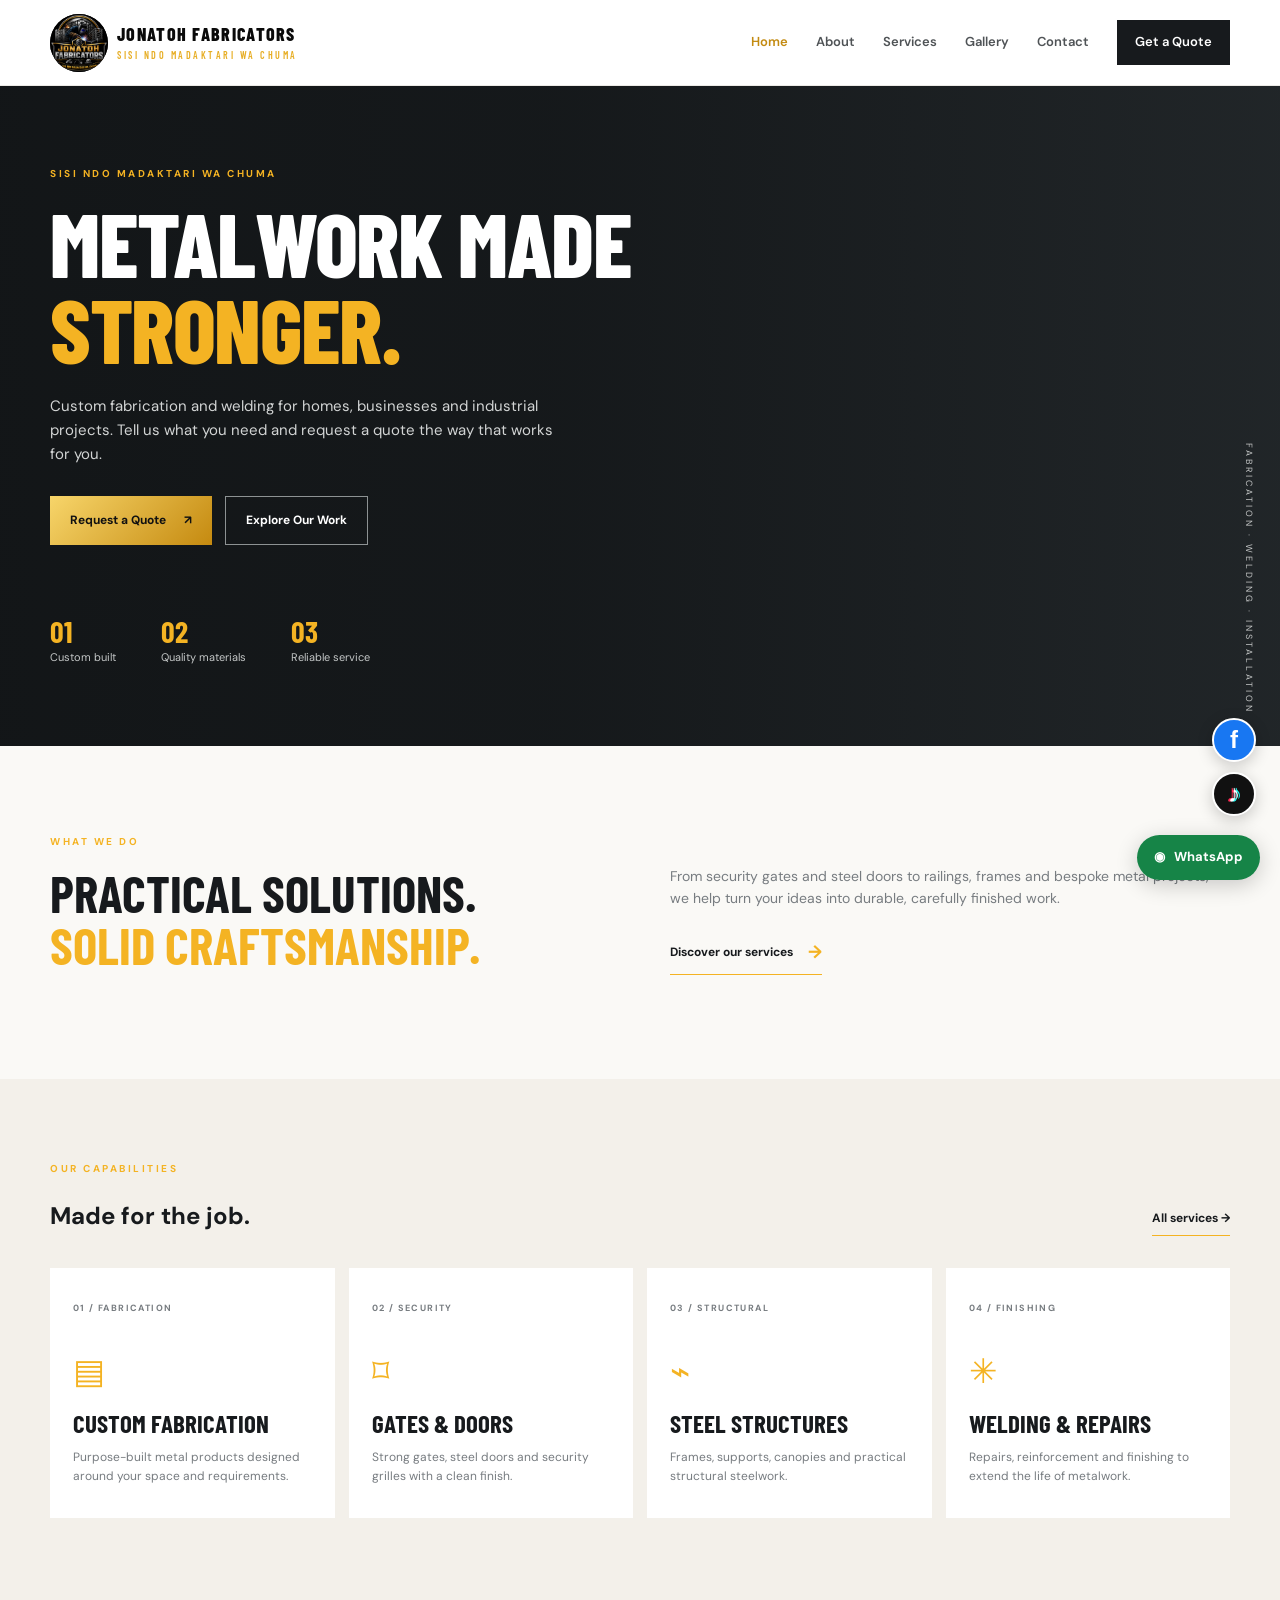
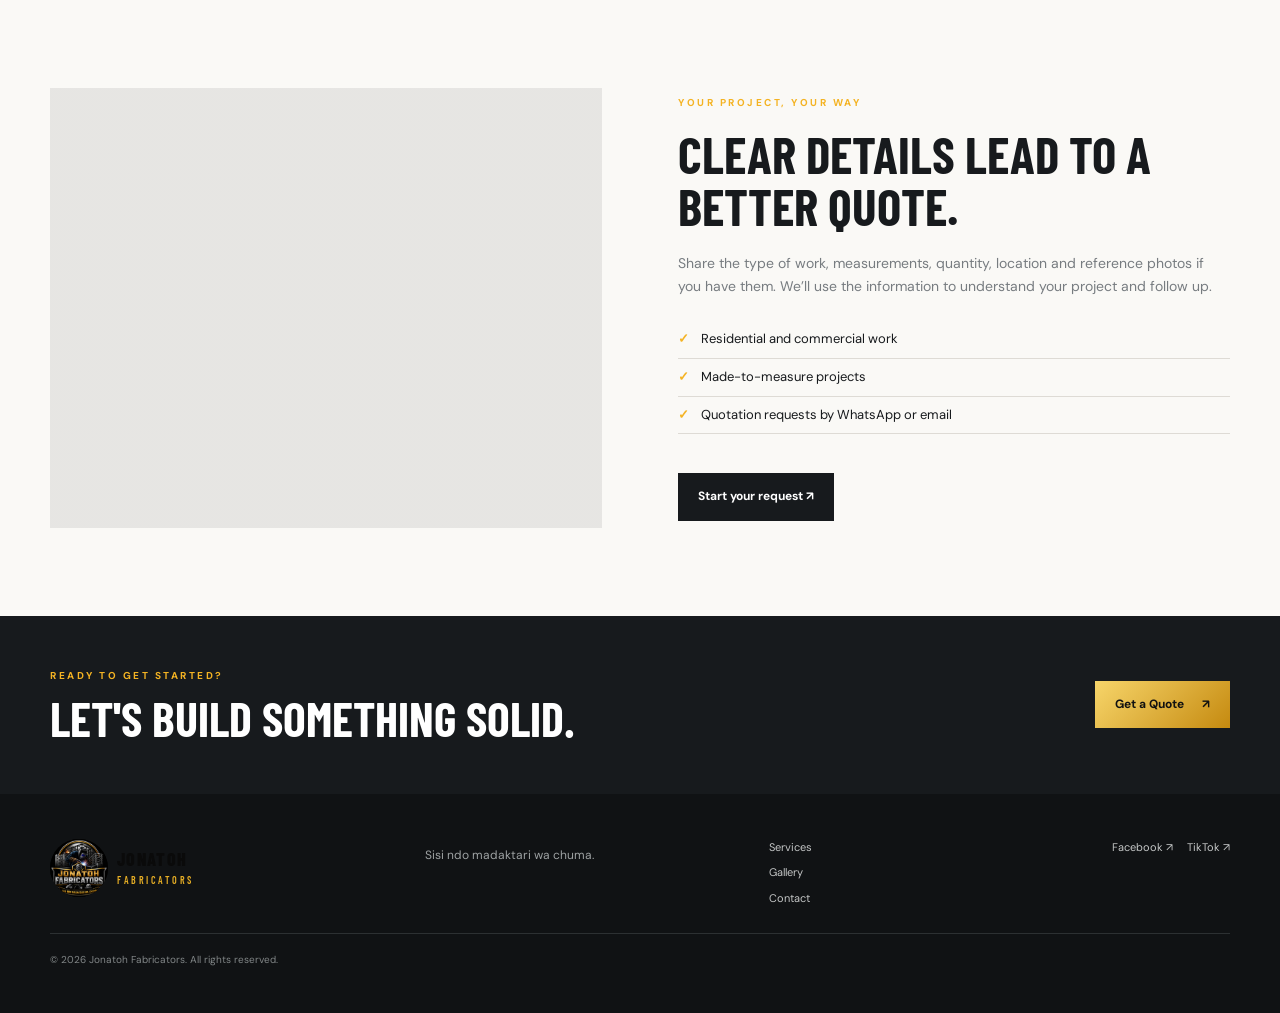
<file: index.html>
<!doctype html>
<html lang="en">
<head>
  <meta charset="utf-8">
  <meta name="viewport" content="width=device-width, initial-scale=1">
  <title>Jonatoh Fabricators | Custom Metal Fabrication</title>
  <meta name="description" content="Custom metal fabrication, steel gates, railings, structural steel and welding services. Request a project quotation by WhatsApp or email.">
  <meta name="theme-color" content="#171a1d">
  <link rel="canonical" href="https://www.example.com/">
  <link rel="stylesheet" href="css/style.css">
  <script type="application/ld+json">
  {"@context":"https://schema.org","@type":"MetalConstructionBusiness","name":"Jonatoh Fabricators","url":"https://www.example.com","telephone":"+254799069642","email":"info@example.com","description":"Custom metal fabrication and welding services."}
  </script>
</head>
<body>
<header class="site-header">
  <a class="brand" href="index.html"><img class="brand-logo" src="images/jonatoh-logo.jpeg" alt="Jonatoh Fabricators logo"><span class="brand-wordmark">JONATOH FABRICATORS<small>SISI NDO MADAKTARI WA CHUMA</small></span></a>
  <button class="menu-toggle" aria-label="Toggle navigation" aria-expanded="false">☰</button>
  <nav class="nav">
    <a class="active" href="index.html">Home</a><a href="about.html">About</a><a href="services.html">Services</a><a href="projects.html">Gallery</a><a href="contact.html">Contact</a>
    <a class="nav-cta" href="contact.html#quote">Get a Quote</a>
  </nav>
</header>
<main>
<section class="hero">
  <div class="hero-shade"></div>
  <div class="hero-content container">
    <p class="eyebrow">SISI NDO MADAKTARI WA CHUMA</p>
    <h1>Metalwork made<br><em>stronger.</em></h1>
    <p class="hero-copy">Custom fabrication and welding for homes, businesses and industrial projects. Tell us what you need and request a quote the way that works for you.</p>
    <div class="hero-actions"><a class="button button-orange" href="contact.html#quote">Request a Quote <span>↗</span></a><a class="button button-outline" href="projects.html">Explore Our Work</a></div>
    <div class="hero-stats"><div><strong>01</strong><span>Custom built</span></div><div><strong>02</strong><span>Quality materials</span></div><div><strong>03</strong><span>Reliable service</span></div></div>
  </div>
  <div class="hero-label">FABRICATION · WELDING · INSTALLATION</div>
</section>
<section class="section container intro-grid">
  <div><p class="eyebrow">WHAT WE DO</p><h2>Practical solutions.<br><em>Solid craftsmanship.</em></h2></div>
  <div><p class="muted">From security gates and steel doors to railings, frames and bespoke metal projects, we help turn your ideas into durable, carefully finished work.</p><a class="text-link" href="services.html">Discover our services <span>→</span></a></div>
</section>
<section class="services-band"><div class="container"><div class="section-heading"><div><p class="eyebrow">OUR CAPABILITIES</p><h2>Made for the job.</h2></div><a class="text-link" href="services.html">All services →</a></div>
<div class="service-cards">
  <article class="service-card"><span class="service-number">01 / FABRICATION</span><div class="service-icon">▤</div><h3>Custom Fabrication</h3><p>Purpose-built metal products designed around your space and requirements.</p></article>
  <article class="service-card"><span class="service-number">02 / SECURITY</span><div class="service-icon">⌑</div><h3>Gates & Doors</h3><p>Strong gates, steel doors and security grilles with a clean finish.</p></article>
  <article class="service-card"><span class="service-number">03 / STRUCTURAL</span><div class="service-icon">⌁</div><h3>Steel Structures</h3><p>Frames, supports, canopies and practical structural steelwork.</p></article>
  <article class="service-card"><span class="service-number">04 / FINISHING</span><div class="service-icon">✳</div><h3>Welding & Repairs</h3><p>Repairs, reinforcement and finishing to extend the life of metalwork.</p></article>
</div></div></section>
<section class="section container split-feature"><div class="feature-photo" role="img" aria-label="Metal fabrication workshop"></div><div class="feature-copy"><p class="eyebrow">YOUR PROJECT, YOUR WAY</p><h2>Clear details lead to a better quote.</h2><p class="muted">Share the type of work, measurements, quantity, location and reference photos if you have them. We’ll use the information to understand your project and follow up.</p><ul class="check-list"><li>Residential and commercial work</li><li>Made-to-measure projects</li><li>Quotation requests by WhatsApp or email</li></ul><a class="button button-dark" href="contact.html#quote">Start your request ↗</a></div></section>
<section class="quote-strip"><div class="container quote-strip-inner"><div><p class="eyebrow">READY TO GET STARTED?</p><h2>Let's build something solid.</h2></div><a class="button button-orange" href="contact.html#quote">Get a Quote <span>↗</span></a></div></section>
</main>
<footer class="footer"><div class="container footer-grid"><a class="brand brand-light" href="index.html"><img class="brand-logo" src="images/jonatoh-logo.jpeg" alt="Jonatoh Fabricators logo"><span class="brand-wordmark">JONATOH<small>FABRICATORS</small></span></a><p>Sisi ndo madaktari wa chuma.</p><div class="footer-links"><a href="services.html">Services</a><a href="projects.html">Gallery</a><a href="contact.html">Contact</a></div><div class="social-links"><a data-social="facebook" href="#" aria-label="Facebook">Facebook ↗</a><a data-social="tiktok" href="#" aria-label="TikTok">TikTok ↗</a></div><small class="copyright">© <span id="year"></span> Jonatoh Fabricators. All rights reserved.</small></div></footer>
<div class="floating-socials" aria-label="Follow Jonatoh Fabricators"><a class="floating-social floating-facebook" data-social="facebook" href="#" aria-label="Facebook">f</a><a class="floating-social floating-tiktok" data-social="tiktok" href="#" aria-label="TikTok">♪</a></div><a class="floating-whatsapp" data-whatsapp-link href="#" target="_blank" rel="noopener" aria-label="Contact us on WhatsApp">◉ <span>WhatsApp</span></a>
<script src="js/config.js"></script><script src="js/script.js"></script>
</body></html>
</file>
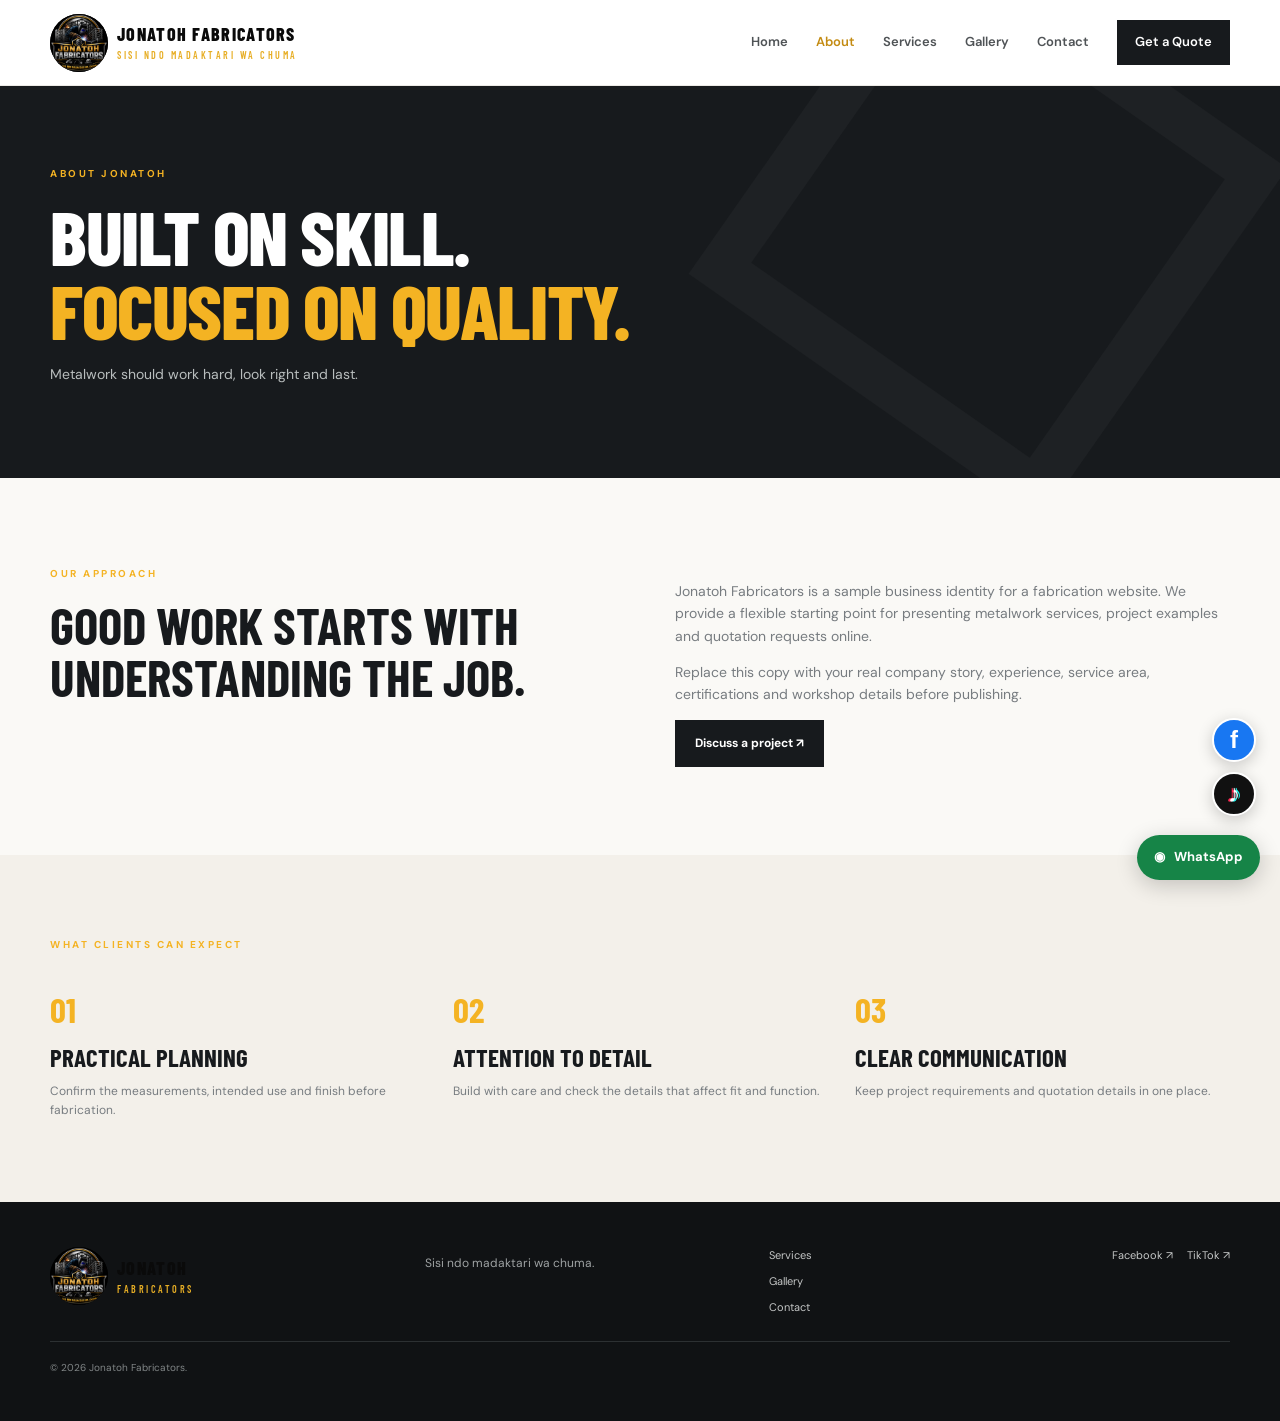
<file: about.html>
<!doctype html>
<html lang="en">
    <head>
        <meta charset="utf-8">
        <meta name="viewport" content="width=device-width, initial-scale=1">
        <title>About Us | Jonatoh Fabricators</title>
        <meta name="description" content="Learn about Jonatoh Fabricators and our approach to custom fabrication.">
        <link rel="stylesheet" href="css/style.css">
    </head>
<body>
    <header class="site-header">
        <a class="brand" href="index.html">
            <img class="brand-logo" src="images/jonatoh-logo.jpeg" alt="Jonatoh Fabricators logo">
            <span class="brand-wordmark">JONATOH FABRICATORS<small>SISI NDO MADAKTARI WA CHUMA</small></span>
        </a><button class="menu-toggle" aria-label="Toggle navigation" aria-expanded="false">☰</button><nav class="nav"><a href="index.html">Home</a><a class="active" href="about.html">About</a><a href="services.html">Services</a><a href="projects.html">Gallery</a><a href="contact.html">Contact</a><a class="nav-cta" href="contact.html#quote">Get a Quote</a></nav></header>
<main><section class="page-hero"><div class="container"><p class="eyebrow">ABOUT JONATOH</p><h1>Built on skill.<br><em>Focused on quality.</em></h1><p>Metalwork should work hard, look right and last.</p></div></section><section class="section container two-col"><div><p class="eyebrow">OUR APPROACH</p><h2>Good work starts with understanding the job.</h2></div><div><p class="muted">Jonatoh Fabricators is a sample business identity for a fabrication website. We provide a flexible starting point for presenting metalwork services, project examples and quotation requests online.</p><p class="muted">Replace this copy with your real company story, experience, service area, certifications and workshop details before publishing.</p><a class="button button-dark" href="contact.html#quote">Discuss a project ↗</a></div></section><section class="services-band"><div class="container"><p class="eyebrow">WHAT CLIENTS CAN EXPECT</p><div class="value-grid"><div><strong>01</strong><h3>Practical planning</h3><p>Confirm the measurements, intended use and finish before fabrication.</p></div><div><strong>02</strong><h3>Attention to detail</h3><p>Build with care and check the details that affect fit and function.</p></div><div><strong>03</strong><h3>Clear communication</h3><p>Keep project requirements and quotation details in one place.</p></div></div></div></section></main>
<footer class="footer"><div class="container footer-grid"><a class="brand brand-light" href="index.html"><img class="brand-logo" src="images/jonatoh-logo.jpeg" alt="Jonatoh Fabricators logo"><span class="brand-wordmark">JONATOH<small>FABRICATORS</small></span></a><p>Sisi ndo madaktari wa chuma.</p><div class="footer-links"><a href="services.html">Services</a><a href="projects.html">Gallery</a><a href="contact.html">Contact</a></div><div class="social-links"><a data-social="facebook" href="#">Facebook ↗</a><a data-social="tiktok" href="#">TikTok ↗</a></div><small class="copyright">© <span id="year"></span> Jonatoh Fabricators.</small></div></footer><div class="floating-socials" aria-label="Follow Jonatoh Fabricators"><a class="floating-social floating-facebook" data-social="facebook" href="#" aria-label="Facebook">f</a><a class="floating-social floating-tiktok" data-social="tiktok" href="#" aria-label="TikTok">♪</a></div><a class="floating-whatsapp" data-whatsapp-link href="#" target="_blank" rel="noopener">◉ <span>WhatsApp</span></a><script src="js/config.js"></script><script src="js/script.js"></script></body></html>
</file>
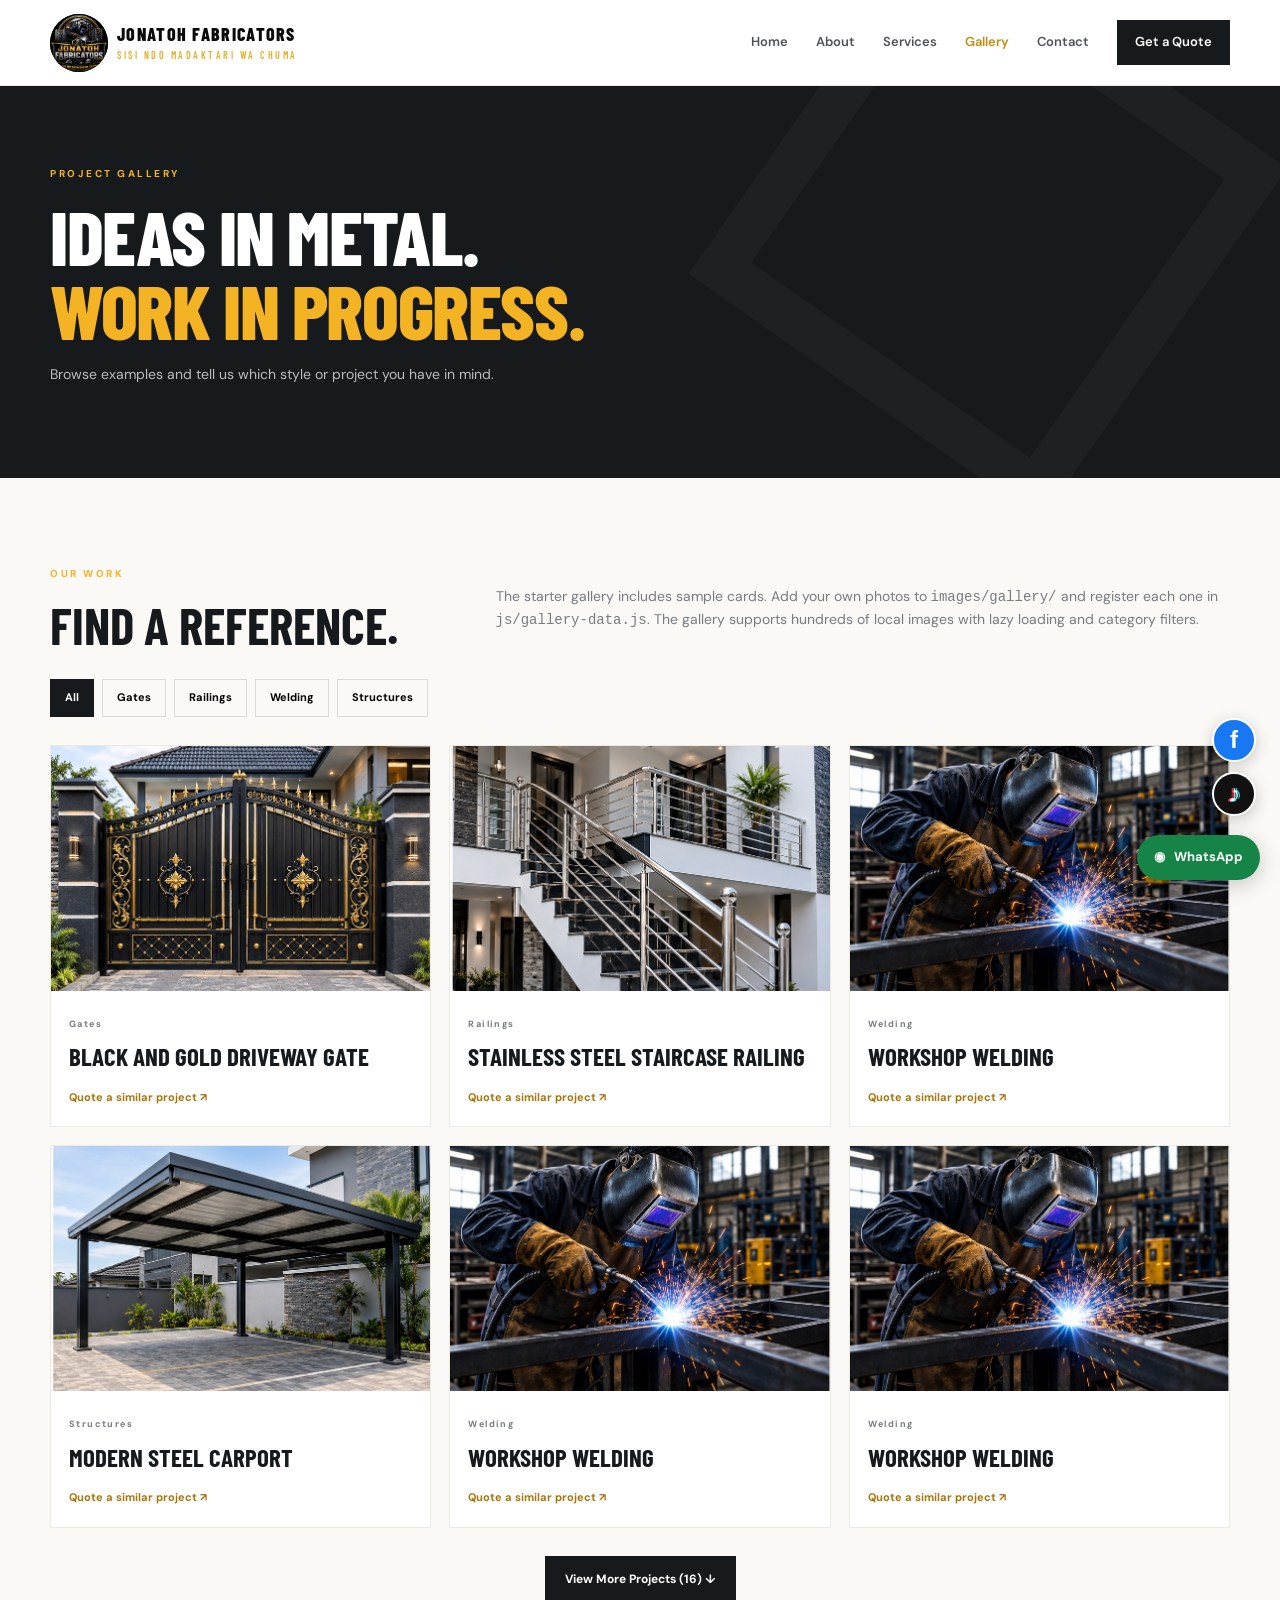
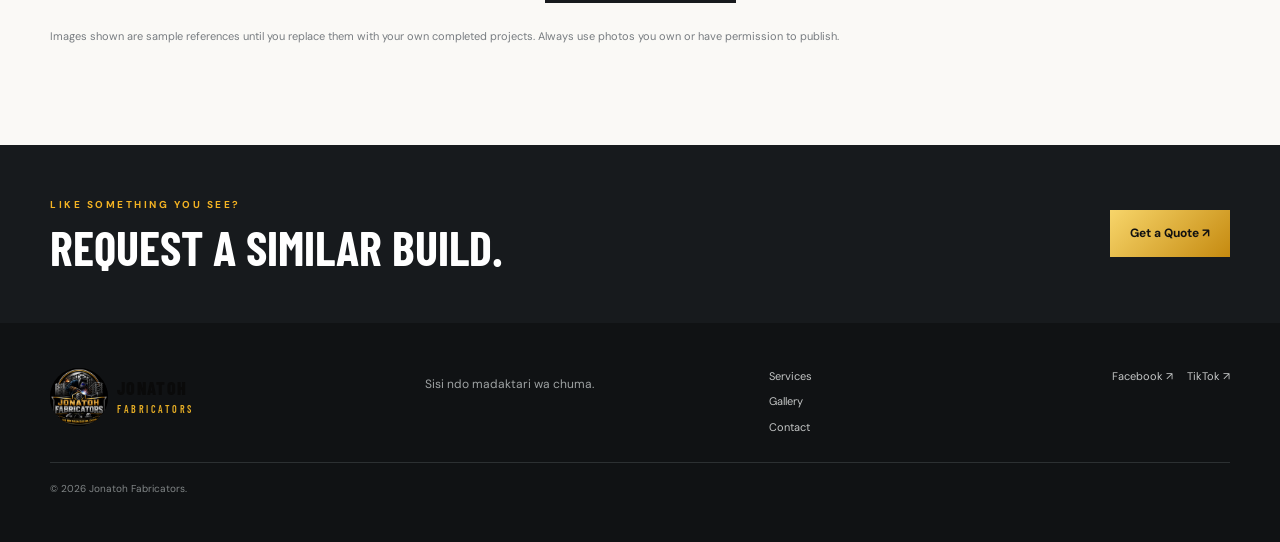
<file: projects.html>
<!doctype html>
<html lang="en">
    <head>
        <meta charset="utf-8">
        <meta name="viewport" content="width=device-width, initial-scale=1">
        <title>Project Gallery | Jonatoh Fabricators</title>
        <meta name="description" content="Browse metal fabrication project photos and request a quote for similar work.">
        <link rel="stylesheet" href="css/style.css">
    </head>
<body>
    <header class="site-header"><a class="brand" href="index.html">
        <img class="brand-logo" src="images/jonatoh-logo.jpeg" alt="Jonatoh Fabricators logo">
                    <span class="brand-wordmark">JONATOH FABRICATORS<small>SISI NDO MADAKTARI WA CHUMA</small></span>
</a><button class="menu-toggle" aria-label="Toggle navigation" aria-expanded="false">☰</button>
<nav class="nav"><a href="index.html">Home</a><a href="about.html">About</a><a href="services.html">Services</a><a class="active" href="projects.html">Gallery</a><a href="contact.html">Contact</a><a class="nav-cta" href="contact.html#quote">Get a Quote</a></nav></header>
<main><section class="page-hero"><div class="container"><p class="eyebrow">PROJECT GALLERY</p><h1>Ideas in metal.<br><em>Work in progress.</em></h1><p>Browse examples and tell us which style or project you have in mind.</p></div></section><section class="section container"><div class="gallery-intro"><div><p class="eyebrow">OUR WORK</p><h2>Find a reference.</h2></div><p class="muted">The starter gallery includes sample cards. Add your own photos to <code>images/gallery/</code> and register each one in <code>js/gallery-data.js</code>. The gallery supports hundreds of local images with lazy loading and category filters.</p></div><div id="gallery-filters" class="gallery-filters" aria-label="Filter gallery"></div><div id="gallery-grid" class="gallery-grid"><p class="muted">Loading project gallery…</p></div><div class="gallery-more-wrap"><button id="gallery-load-more" class="button button-dark" type="button" hidden>View More Projects</button></div><p class="gallery-note">Images shown are sample references until you replace them with your own completed projects. Always use photos you own or have permission to publish.</p></section><section class="quote-strip"><div class="container quote-strip-inner"><div><p class="eyebrow">LIKE SOMETHING YOU SEE?</p><h2>Request a similar build.</h2></div><a class="button button-orange" href="contact.html#quote">Get a Quote ↗</a></div></section></main>
<footer class="footer"><div class="container footer-grid"><a class="brand brand-light" href="index.html"><img class="brand-logo" src="images/jonatoh-logo.jpeg" alt="Jonatoh Fabricators logo"><span class="brand-wordmark">JONATOH<small>FABRICATORS</small></span></a><p>Sisi ndo madaktari wa chuma.</p><div class="footer-links"><a href="services.html">Services</a><a href="projects.html">Gallery</a><a href="contact.html">Contact</a></div><div class="social-links"><a data-social="facebook" href="#">Facebook ↗</a><a data-social="tiktok" href="#">TikTok ↗</a></div><small class="copyright">© <span id="year"></span> Jonatoh Fabricators.</small></div></footer><div class="floating-socials" aria-label="Follow Jonatoh Fabricators"><a class="floating-social floating-facebook" data-social="facebook" href="#" aria-label="Facebook">f</a><a class="floating-social floating-tiktok" data-social="tiktok" href="#" aria-label="TikTok">♪</a></div><a class="floating-whatsapp" data-whatsapp-link href="#" target="_blank" rel="noopener">◉ <span>WhatsApp</span></a><script src="js/config.js"></script><script src="js/gallery-data.js"></script><script src="js/script.js"></script></body></html>
</file>
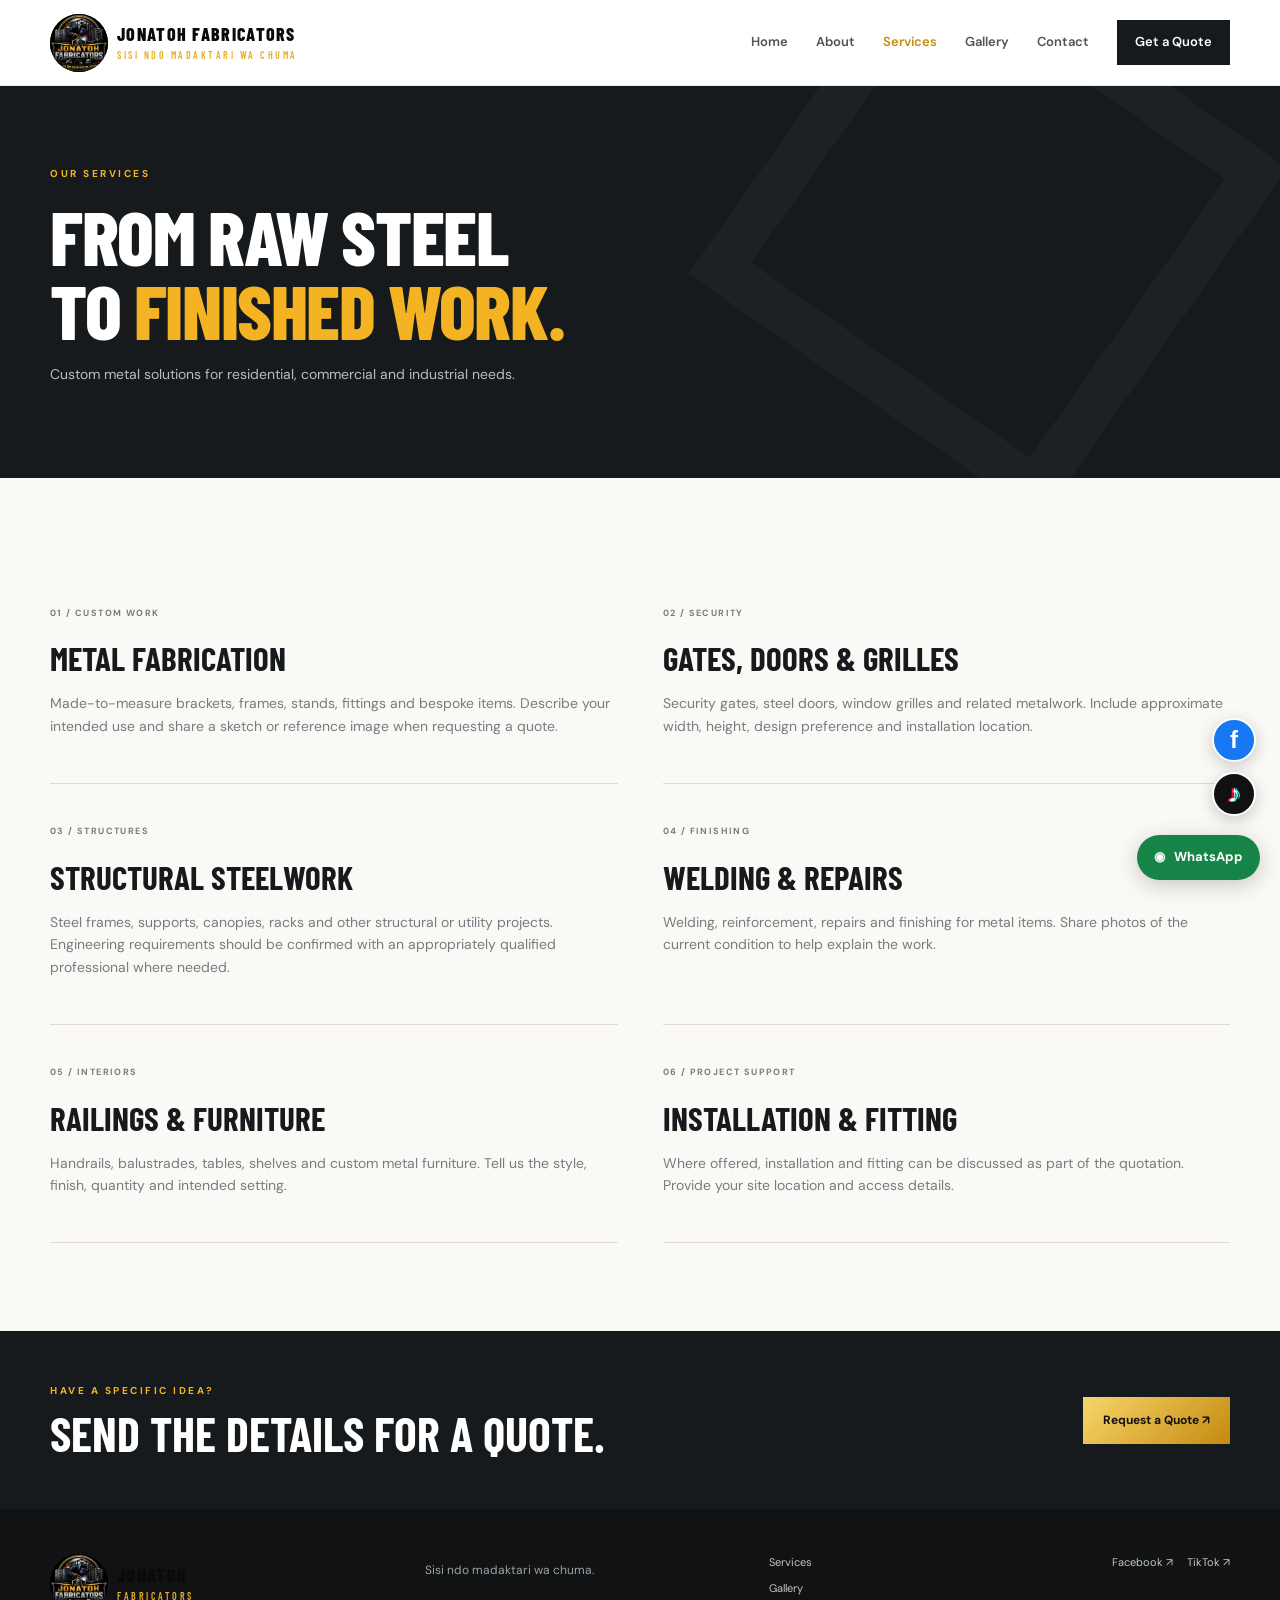
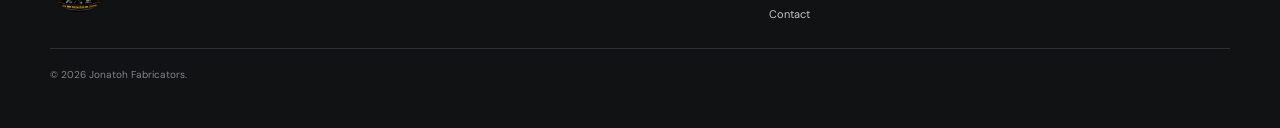
<file: services.html>
<!doctype html>
<html lang="en"><head><meta charset="utf-8"><meta name="viewport" content="width=device-width, initial-scale=1"><title>Services | Jonatoh Fabricators</title><meta name="description" content="Custom fabrication, gates, doors, railings, structural steelwork and welding repairs."><link rel="stylesheet" href="css/style.css"></head>
<body><header class="site-header"><a class="brand" href="index.html"><img class="brand-logo" src="images/jonatoh-logo.jpeg" alt="Jonatoh Fabricators logo"><span class="brand-wordmark">JONATOH FABRICATORS<small>SISI NDO MADAKTARI WA CHUMA</small></span></a><button class="menu-toggle" aria-label="Toggle navigation" aria-expanded="false">☰</button><nav class="nav"><a href="index.html">Home</a><a href="about.html">About</a><a class="active" href="services.html">Services</a><a href="projects.html">Gallery</a><a href="contact.html">Contact</a><a class="nav-cta" href="contact.html#quote">Get a Quote</a></nav></header>
<main><section class="page-hero"><div class="container"><p class="eyebrow">OUR SERVICES</p><h1>From raw steel<br>to <em>finished work.</em></h1><p>Custom metal solutions for residential, commercial and industrial needs.</p></div></section><section class="section container"><div class="service-detail-grid">
<article><span class="service-number">01 / CUSTOM WORK</span><h2>Metal Fabrication</h2><p class="muted">Made-to-measure brackets, frames, stands, fittings and bespoke items. Describe your intended use and share a sketch or reference image when requesting a quote.</p></article>
<article><span class="service-number">02 / SECURITY</span><h2>Gates, Doors & Grilles</h2><p class="muted">Security gates, steel doors, window grilles and related metalwork. Include approximate width, height, design preference and installation location.</p></article>
<article><span class="service-number">03 / STRUCTURES</span><h2>Structural Steelwork</h2><p class="muted">Steel frames, supports, canopies, racks and other structural or utility projects. Engineering requirements should be confirmed with an appropriately qualified professional where needed.</p></article>
<article><span class="service-number">04 / FINISHING</span><h2>Welding & Repairs</h2><p class="muted">Welding, reinforcement, repairs and finishing for metal items. Share photos of the current condition to help explain the work.</p></article>
<article><span class="service-number">05 / INTERIORS</span><h2>Railings & Furniture</h2><p class="muted">Handrails, balustrades, tables, shelves and custom metal furniture. Tell us the style, finish, quantity and intended setting.</p></article>
<article><span class="service-number">06 / PROJECT SUPPORT</span><h2>Installation & Fitting</h2><p class="muted">Where offered, installation and fitting can be discussed as part of the quotation. Provide your site location and access details.</p></article>
</div></section><section class="quote-strip"><div class="container quote-strip-inner"><div><p class="eyebrow">HAVE A SPECIFIC IDEA?</p><h2>Send the details for a quote.</h2></div><a class="button button-orange" href="contact.html#quote">Request a Quote ↗</a></div></section></main>
<footer class="footer"><div class="container footer-grid"><a class="brand brand-light" href="index.html"><img class="brand-logo" src="images/jonatoh-logo.jpeg" alt="Jonatoh Fabricators logo"><span class="brand-wordmark">JONATOH<small>FABRICATORS</small></span></a><p>Sisi ndo madaktari wa chuma.</p><div class="footer-links"><a href="services.html">Services</a><a href="projects.html">Gallery</a><a href="contact.html">Contact</a></div><div class="social-links"><a data-social="facebook" href="#">Facebook ↗</a><a data-social="tiktok" href="#">TikTok ↗</a></div><small class="copyright">© <span id="year"></span> Jonatoh Fabricators.</small></div></footer><div class="floating-socials" aria-label="Follow Jonatoh Fabricators"><a class="floating-social floating-facebook" data-social="facebook" href="#" aria-label="Facebook">f</a><a class="floating-social floating-tiktok" data-social="tiktok" href="#" aria-label="TikTok">♪</a></div><a class="floating-whatsapp" data-whatsapp-link href="#" target="_blank" rel="noopener">◉ <span>WhatsApp</span></a><script src="js/config.js"></script><script src="js/script.js"></script></body></html>
</file>
<file: css/style.css>
@import url('https://fonts.googleapis.com/css2?family=Barlow+Condensed:wght@500;600;700;800&family=DM+Sans:wght@400;500;600;700&display=swap');
:root{--ink:#171a1d;--ink2:#24282c;--orange:#f4b323;--cream:#f3f0ea;--paper:#faf9f6;--muted:#777c80;--line:#dedbd5;--green:#176b3c;--blue:#245bc7;--max:1180px}
*{box-sizing:border-box}html{scroll-behavior:smooth}body{margin:0;background:var(--paper);color:var(--ink);font-family:"DM Sans",Arial,sans-serif;line-height:1.6}a{color:inherit;text-decoration:none}button,input,select,textarea{font:inherit}.container{width:min(var(--max),calc(100% - 48px));margin-inline:auto}.site-header{height:86px;padding:0 max(24px,calc((100% - var(--max))/2));display:flex;align-items:center;justify-content:space-between;background:#fff;position:relative;z-index:10;border-bottom:1px solid #eceae6}.brand{display:flex;align-items:center;gap:11px;font-size:17px;font-weight:800;letter-spacing:1.2px;line-height:1.05}.brand small{display:block;font-size:10px;letter-spacing:3px;font-weight:600;margin-top:6px}.brand-mark{display:grid;place-items:center;width:42px;height:42px;background:var(--orange);color:#fff;font:800 29px "Barlow Condensed",sans-serif;clip-path:polygon(0 0,100% 0,100% 75%,75% 100%,0 100%)}.nav{display:flex;align-items:center;gap:28px;font-size:13px;font-weight:600}.nav>a:not(.nav-cta){color:#4f5356}.nav>a.active,.nav>a:hover{color:var(--orange)}.nav-cta{padding:12px 18px;background:var(--ink);color:#fff}.menu-toggle{display:none;border:0;background:none;font-size:25px}.hero{min-height:660px;position:relative;background:#24292c url("https://images.unsplash.com/photo-1504917595217-d4dc5ebe6122?auto=format&fit=crop&w=2000&q=85") center/cover no-repeat;color:#fff;display:flex;align-items:center}.hero-shade{position:absolute;inset:0;background:linear-gradient(90deg,rgba(18,21,23,.96) 0%,rgba(18,21,23,.82) 43%,rgba(18,21,23,.18) 100%)}.hero-content{position:relative;padding-block:75px}.eyebrow{font-size:10px;font-weight:700;letter-spacing:2.5px;color:var(--orange);margin:0 0 17px}.hero h1,.page-hero h1{font:800 clamp(55px,7vw,94px)/.96 "Barlow Condensed",sans-serif;letter-spacing:-1.4px;text-transform:uppercase;margin:0 0 23px}.hero h1 em,.page-hero h1 em,h2 em{font-style:normal;color:var(--orange)}.hero-copy{max-width:510px;color:#d2d4d4;font-size:15px}.hero-actions{display:flex;gap:13px;flex-wrap:wrap;margin-top:30px}.button{display:inline-flex;justify-content:center;align-items:center;gap:18px;border:0;padding:14px 20px;font-weight:700;font-size:12px;cursor:pointer;transition:transform .15s,opacity .15s}.button:hover{transform:translateY(-2px)}.button-orange{background:var(--orange);color:white}.button-outline{border:1px solid #8d9293;color:white}.button-dark{background:var(--ink);color:white}.button-whatsapp{background:#178348;color:white}.button-email{background:#e8edf7;color:#1d3f81}.hero-stats{display:flex;gap:45px;margin-top:68px}.hero-stats div{display:flex;flex-direction:column}.hero-stats strong{font:700 30px "Barlow Condensed",sans-serif;color:var(--orange)}.hero-stats span{font-size:11px;color:#c4c7c7}.hero-label{position:absolute;right:0;bottom:32px;writing-mode:vertical-rl;letter-spacing:3px;font-size:9px;color:#c5c7c7;padding-right:24px}.section{padding-block:88px}.intro-grid{display:grid;grid-template-columns:1fr 1fr;gap:60px;align-items:center}.section h2,.feature-copy h2,.contact-aside h2,.form-heading h2,.gallery-intro h2{font:700 clamp(36px,4vw,54px)/1.02 "Barlow Condensed",sans-serif;text-transform:uppercase;margin:0 0 20px}.muted{color:var(--muted);font-size:14px}.text-link{display:inline-flex;gap:15px;align-items:center;font-size:12px;font-weight:700;border-bottom:1px solid var(--orange);padding:0 0 7px;margin-top:14px}.text-link span{color:var(--orange);font-size:18px}.services-band{background:var(--cream);padding:82px 0}.section-heading{display:flex;justify-content:space-between;align-items:end;margin-bottom:32px}.section-heading h2{margin-bottom:0}.service-cards{display:grid;grid-template-columns:repeat(4,1fr);gap:14px}.service-card{background:#fff;padding:25px 23px 27px;min-height:250px;border-bottom:3px solid transparent;transition:border .2s,transform .2s}.service-card:hover{border-color:var(--orange);transform:translateY(-3px)}.service-number{font-size:9px;letter-spacing:1.4px;color:var(--muted);font-weight:700}.service-icon{font-size:34px;color:var(--orange);margin:27px 0 10px}.service-card h3,.value-grid h3,.gallery-card h3{font:700 25px/1.1 "Barlow Condensed",sans-serif;text-transform:uppercase;margin:0 0 11px}.service-card p,.value-grid p{font-size:12px;color:var(--muted);margin:0}.split-feature{display:grid;grid-template-columns:1fr 1fr;gap:76px;align-items:center}.feature-photo{min-height:440px;background:linear-gradient(0deg,rgba(0,0,0,.08),rgba(0,0,0,.08)),url("https://images.unsplash.com/photo-1530124566582-a618bc2615dc?auto=format&fit=crop&w=1000&q=85") center/cover}.feature-copy .button{margin-top:15px}.check-list{list-style:none;padding:0;margin:24px 0}.check-list li{padding:8px 0;font-size:13px;border-bottom:1px solid var(--line)}.check-list li:before{content:"✓";color:var(--orange);font-weight:800;margin-right:12px}.quote-strip{background:var(--ink);color:#fff;padding:52px 0}.quote-strip-inner{display:flex;justify-content:space-between;align-items:center;gap:25px}.quote-strip h2{font:700 clamp(32px,4vw,48px)/1 "Barlow Condensed",sans-serif;text-transform:uppercase;margin:0}.quote-strip .eyebrow{margin-bottom:10px}.footer{background:#101214;color:#f5f4f0;padding:45px 0}.footer-grid{display:grid;grid-template-columns:1.1fr 1fr 1fr auto;gap:25px;align-items:start}.brand-light{color:#fff}.footer p{color:#9ea2a3;font-size:12px;margin:7px 0}.footer-links,.social-links{display:flex;flex-direction:column;gap:8px;font-size:11px;color:#c4c6c6}.social-links{flex-direction:row;gap:14px}.social-links a:hover,.footer-links a:hover{color:var(--orange)}.copyright{grid-column:1/-1;border-top:1px solid #2c3032;padding-top:18px;color:#818687;font-size:10px}.floating-whatsapp{position:fixed;z-index:9;bottom:20px;right:20px;background:#168447;color:#fff;padding:12px 17px;border-radius:40px;box-shadow:0 5px 22px #0003;font-size:13px;font-weight:700;display:flex;gap:9px;align-items:center}.page-hero{background:var(--ink);color:#fff;padding:80px 0 78px;position:relative;overflow:hidden}.page-hero:after{content:"";position:absolute;width:340px;height:340px;border:45px solid #ffffff08;right:6%;top:-80px;transform:rotate(35deg)}.page-hero .container{position:relative;z-index:1}.page-hero h1{font-size:clamp(50px,6vw,78px);margin-bottom:17px}.page-hero p:not(.eyebrow){color:#b8bdbd;max-width:600px;font-size:14px}.two-col{display:grid;grid-template-columns:1fr 1fr;gap:70px;align-items:start}.value-grid{display:grid;grid-template-columns:repeat(3,1fr);gap:28px;margin-top:35px}.value-grid strong{font:700 35px "Barlow Condensed",sans-serif;color:var(--orange)}.value-grid h3{margin-top:13px}.service-detail-grid{display:grid;grid-template-columns:repeat(2,1fr);gap:0 45px}.service-detail-grid article{padding:32px 0;border-bottom:1px solid var(--line)}.service-detail-grid h2{font:700 33px "Barlow Condensed",sans-serif;text-transform:uppercase;margin:15px 0 10px}.gallery-intro{display:grid;grid-template-columns:.7fr 1.3fr;gap:50px;align-items:center;margin-bottom:28px}.gallery-intro h2{margin-bottom:0}.gallery-filters{display:flex;gap:8px;flex-wrap:wrap;margin:20px 0 28px}.filter-button{border:1px solid var(--line);background:transparent;padding:9px 14px;font-size:11px;font-weight:700;cursor:pointer}.filter-button.selected,.filter-button:hover{background:var(--ink);border-color:var(--ink);color:#fff}.gallery-grid{display:grid;grid-template-columns:repeat(3,1fr);gap:18px}.gallery-card{background:#fff;border:1px solid #ece9e3;overflow:hidden}.gallery-card img{width:100%;height:245px;object-fit:cover;display:block;background:#e8e5df}.gallery-card img.image-missing{object-fit:contain;min-height:200px}.gallery-card-caption{padding:18px}.gallery-card h3{margin:9px 0 12px}.gallery-quote-link{font-size:11px;font-weight:700;color:#b94e16}.gallery-note{font-size:11px;color:var(--muted);margin-top:25px}.contact-layout{display:grid;grid-template-columns:.8fr 1.2fr;gap:65px;align-items:start}.contact-aside h2{font-size:43px}.contact-method{display:flex;gap:15px;border-top:1px solid var(--line);padding:19px 0}.method-icon{color:var(--orange);font-size:23px}.contact-method strong{font-size:13px}.contact-method p{font-size:12px;color:var(--muted);margin:5px 0}.contact-method a{font-size:12px;font-weight:700;color:#b94e16}.quote-form-wrap{background:#fff;padding:34px;border:1px solid #e8e5df;box-shadow:0 8px 30px #24282c08}.form-heading h2{font-size:38px;margin-bottom:9px}.form-heading .muted{font-size:12px;margin-bottom:25px}form label{display:flex;flex-direction:column;gap:7px;font-size:11px;font-weight:700;margin-bottom:15px}input,select,textarea{width:100%;border:1px solid #dcd9d2;background:#fbfaf8;padding:12px;color:var(--ink);font-size:12px;border-radius:0;outline:none}input:focus,select:focus,textarea:focus{border-color:var(--orange)}textarea{resize:vertical}.form-row{display:grid;grid-template-columns:1fr 1fr;gap:13px}.send-options{display:grid;grid-template-columns:1fr 1fr;gap:10px;margin-top:22px}.send-options .button{min-height:52px;padding:13px 10px}.form-status{font-size:12px;background:#f3f0ea;padding:12px;margin:14px 0;color:#414649}.fine-print{font-size:10px;color:#777c80;line-height:1.5}.button:disabled{opacity:.6;cursor:wait}
@media(max-width:900px){.nav{gap:14px}.service-cards{grid-template-columns:repeat(2,1fr)}.footer-grid{grid-template-columns:1fr 1fr}.gallery-grid{grid-template-columns:repeat(2,1fr)}.contact-layout{gap:35px}.split-feature{gap:35px}}
@media(max-width:700px){.container{width:calc(100% - 34px)}.site-header{height:72px;padding-inline:17px}.menu-toggle{display:block}.nav{display:none;position:absolute;top:72px;left:0;right:0;background:white;padding:20px 24px;box-shadow:0 10px 15px #0001;align-items:stretch;flex-direction:column;gap:17px}.nav.nav-open{display:flex}.nav-cta{text-align:center}.hero{min-height:640px;background-position:58% center}.hero-shade{background:linear-gradient(90deg,rgba(18,21,23,.94),rgba(18,21,23,.55))}.hero-content{padding-block:65px}.hero h1{font-size:60px}.hero-stats{gap:20px;margin-top:48px}.hero-stats strong{font-size:25px}.hero-stats span{font-size:9px}.hero-label{display:none}.section{padding-block:60px}.intro-grid,.split-feature,.two-col,.gallery-intro,.contact-layout{grid-template-columns:1fr;gap:25px}.services-band{padding:60px 0}.section-heading{align-items:start;gap:20px;flex-direction:column}.service-cards{grid-template-columns:1fr 1fr;gap:9px}.service-card{padding:18px 15px;min-height:230px}.service-card h3{font-size:22px}.feature-photo{min-height:310px;order:2}.quote-strip{padding:37px 0}.quote-strip-inner{align-items:start;flex-direction:column}.footer-grid{grid-template-columns:1fr 1fr;gap:22px}.brand{font-size:14px}.brand-mark{width:37px;height:37px}.footer-grid>p{grid-column:1/-1;grid-row:2}.social-links{flex-direction:column}.page-hero{padding:62px 0}.page-hero h1{font-size:58px}.value-grid{grid-template-columns:1fr;gap:24px}.service-detail-grid{grid-template-columns:1fr}.gallery-grid{grid-template-columns:1fr 1fr;gap:10px}.gallery-card img{height:160px}.gallery-card-caption{padding:12px}.gallery-card h3{font-size:21px}.quote-form-wrap{padding:22px 17px}.form-row{grid-template-columns:1fr;gap:0}.send-options{grid-template-columns:1fr}.contact-aside h2{font-size:38px}.copyright{grid-column:1/-1}}
@media(max-width:390px){.gallery-grid,.service-cards{grid-template-columns:1fr}.hero h1{font-size:53px}.hero-stats{gap:14px}}

/* Jonatoh Fabricators brand identity: black, metallic silver and gold */
.brand-logo{width:58px;height:58px;object-fit:contain;border-radius:50%;background:#050505;flex-shrink:0}
.brand-wordmark{display:block;color:#0a0a0a;font-family:"Barlow Condensed",sans-serif;font-weight:800;letter-spacing:1.3px;font-size:18px}
.brand-wordmark small{color:#e7ae25;letter-spacing:2.5px}
.brand{gap:9px}
.hero h1 em,.page-hero h1 em,h2 em{color:#f4b323}
.eyebrow,.text-link span,.service-icon,.check-list li:before{color:#f4b323}
.button-orange{background:linear-gradient(135deg,#f7d56a,#c58a10);color:#111}
.nav>a.active,.nav>a:hover{color:#c38b12}
.gallery-quote-link,.contact-method a{color:#a87508}

/* Compact gallery and fixed social shortcuts */
.gallery-more-wrap{display:flex;justify-content:center;margin-top:28px}.gallery-more-wrap [hidden]{display:none}.floating-whatsapp{bottom:20px}.floating-socials{position:fixed;z-index:9;right:24px;bottom:84px;display:flex;flex-direction:column;gap:10px}.floating-social{width:44px;height:44px;border-radius:50%;display:grid;place-items:center;color:#fff;font-weight:800;font-size:24px;box-shadow:0 4px 16px #0003;border:2px solid #fff}.floating-facebook{background:#1877f2;font-family:Arial,sans-serif}.floating-tiktok{background:#111;font-size:25px;text-shadow:2px 0 #25f4ee,-2px 0 #fe2c55}@media(max-width:700px){.floating-socials{right:15px;bottom:78px;gap:8px}.floating-social{width:40px;height:40px}.floating-whatsapp{right:15px;bottom:15px;padding:11px 14px}.gallery-more-wrap{margin-top:22px}}
</file>
